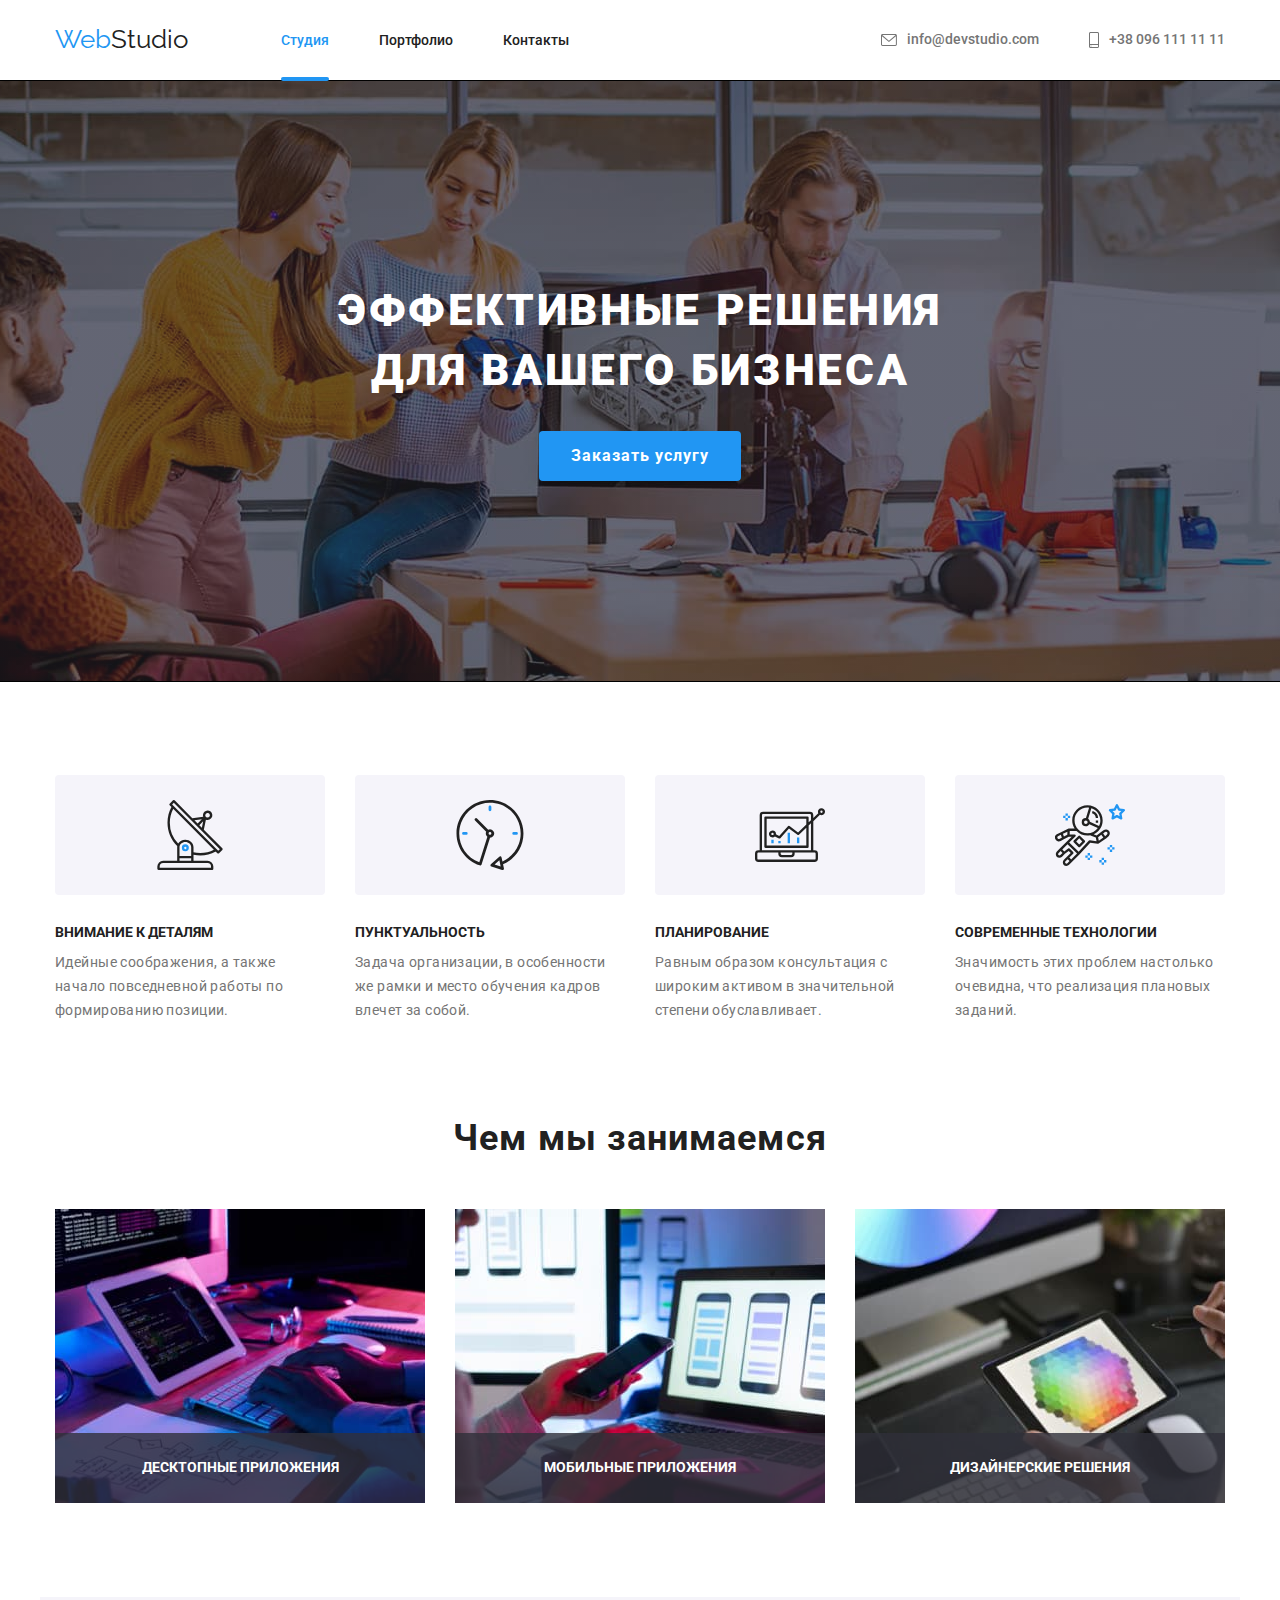
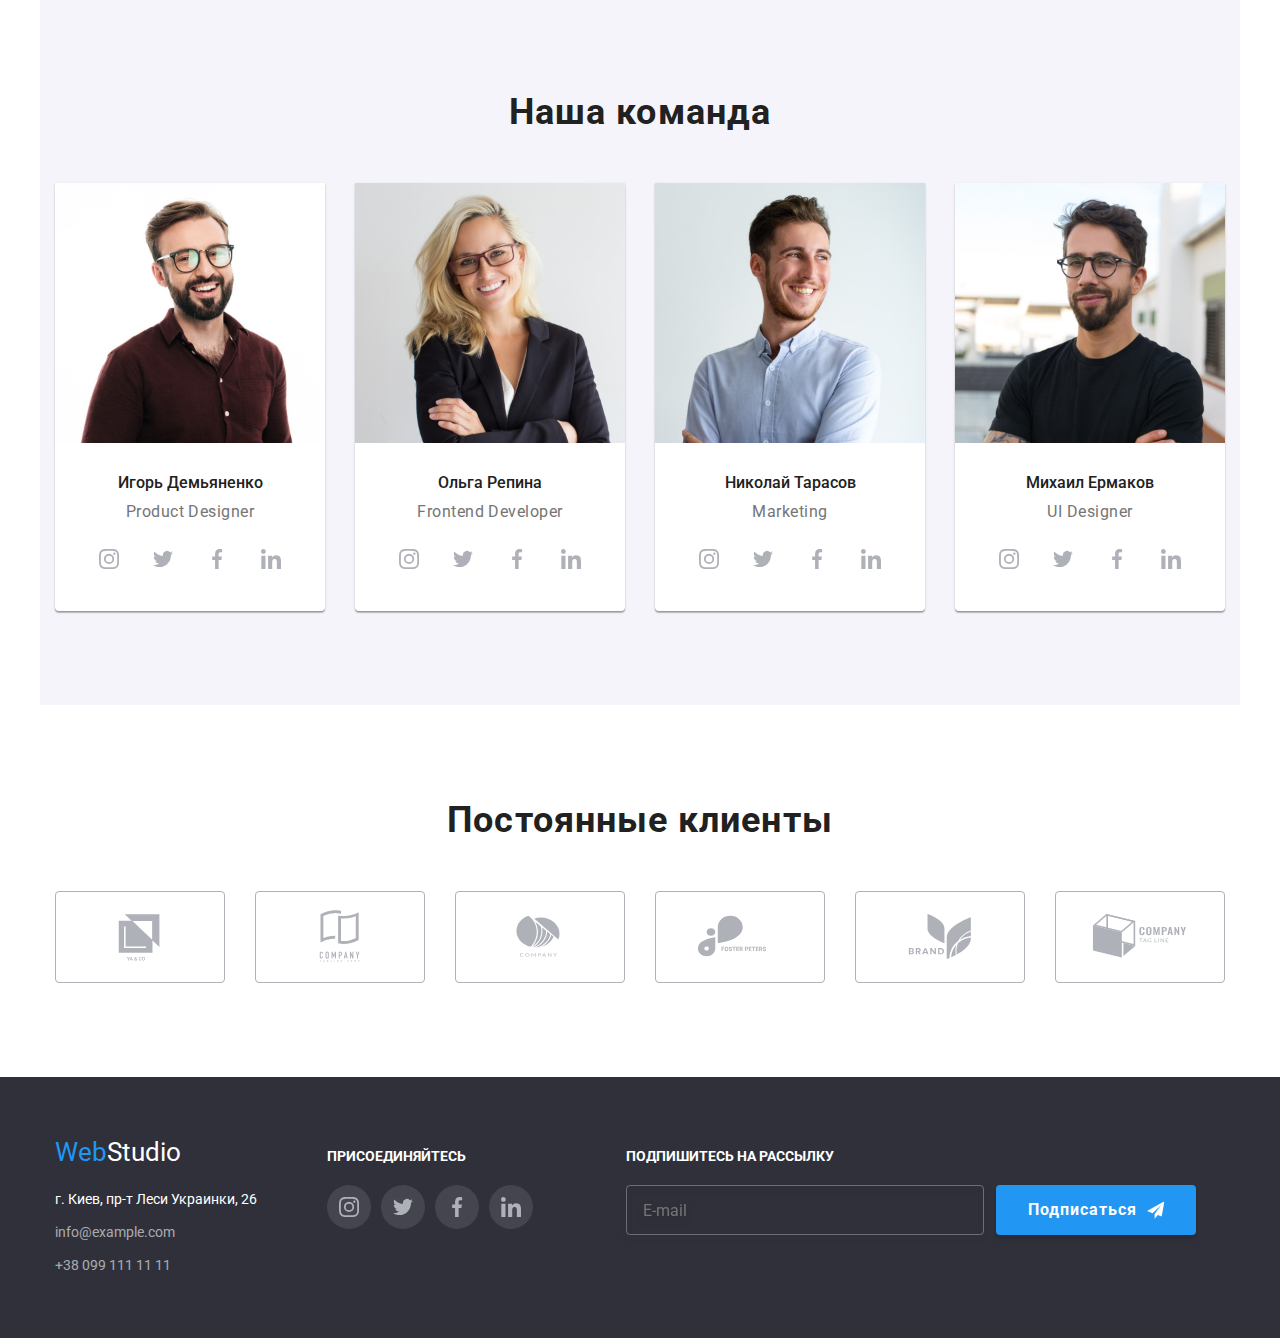
<file: index.html>
<!DOCTYPE html>
<html lang="en">
<head>
    <meta charset="UTF-8">
    <meta http-equiv="X-UA-Compatible" content="IE=edge">
    <meta name="viewport" content="width=device-width, initial-scale=1.0">
    <title>Студия.ДЗ7</title>
    <link rel="preconnect" href="https://fonts.googleapis.com">
    <link rel="preconnect" href="https://fonts.gstatic.com" crossorigin>
    <link href="https://fonts.googleapis.com/css2?family=Raleway:wght@700&family=Roboto:wght@400;500;700;900&display=swap"
    rel="stylesheet">
    <link rel="stylesheet" href="https://cdnjs.cloudflare.com/ajax/libs/modern-normalize/1.1.0/modern-normalize.min.css">
    <link rel="stylesheet" href="./css/main.min.css">
</head>
<body class="page">
    <header class="page-header container">
        <nav class="nav__container">
            <a href="./index.html" class="nav__logo"><span class="nav__logoweb">Web</span><span class="nav__logostudio">Studio</span></a>
            <ul class="site-nav list">
                <li class="site-nav__item">
                    <a href="" class="site-nav__link site-nav__link--current">Студия</a>
                </li>
                <li class="site-nav__item">
                    <a href="./portfolio.html" class="site-nav__link">Портфолио</a>
                </li>
                <li class="site-nav__item">
                    <a href="" class="site-nav__link">Контакты</a>
                </li>
            </ul>
        </nav>
        <div class="auth__container">
            <ul class="auth-nav list">
                <li class="auth-nav__item">
                    <a href="mailto:info@devstudio.com" class="auth-nav__link">
                        <svg class="auth-nav__envelope">
                        <use href="./images/sprite.svg#icon-envelopehover"></use>
                    </svg>info@devstudio.com</a></li>
                <li class="auth-nav__item">
                    <a href="tel:+380961111111" class="auth-nav__link">
                        <svg class="auth-nav__smartphone">
                        <use href="./images/sprite.svg#icon-smartphone"></use>
                    </svg>+38 096 111 11 11</a></li>
            </ul>
        </div>
    </header>
        <main>
        <section class="page-hero overlay">
            <h1 class="page-hero__title">Эффективные решения<br> для вашего бизнеса</h1>
            <button type="button" class="page-hero__button" data-modal-open>Заказать услугу</button>
            <div class="backdrop is-hidden" data-modal>
                <div class="modal">
                    <button data-modal-close class="modal__button-data">
                        <svg class="modal__button-close">
                            <use href="./images/icon-close.svg#icon-icon-close"></use>
                        </svg>
                    </button>
                    <form class="form">
                        <p class="form__title">Оставьте свои данные, мы вам перезвоним</p>
                        <div class="inputs">
                            <label for="name" class="inputs__name">Имя</label>
                            <div class="inputs__form">
                                <input type="text" name="name" id="name" class="inputs__text">
                                    <svg class="inputs__icon">
                                        <use href="./images/sprite.svg#icon-modal-person"></use>
                                    </svg>
                            </div>
                        </div>
                        <div class="inputs">
                            <label for="tel" class="inputs__name">Телефон</label>
                            <div class="inputs__form">
                                <input type="tel" name="phone_number" id="tel" class="inputs__text">
                                    <svg class="inputs__icon">
                                        <use href="./images/sprite.svg#icon-modal-phone"></use>
                                    </svg>
                            </div>
                        </div>
                        <div class="inputs">
                            <label for="email" class="inputs__name">Почта</label>
                            <div class="inputs__form">
                                <input type="email" name="email" id="email" class="inputs__text">
                                    <svg class="inputs__icon">
                                        <use href="./images/sprite.svg#icon-modal-email"></use>
                                    </svg>
                            </div>
                        </div>
                        <div class="inputs inputs__comment">
                            <label for="comment" class="inputs__name">Комментарий</label>
                            <div class="inputs__form">
                                <textarea name="comment" id="comment" rows="8" placeholder="Введите текст" class="inputs__placeholder"></textarea>
                            </div>
                        </div>
                        <div class="modal__agreement">
                            <label class="modal__field">
                                <input class="modal__checkbox" type="checkbox" name="topic" value="html" />
                                <span class="modal__icon"></span>
                                <span class="modal__label">Соглашаюсь с рассылкой и принимаю</span><a href="/"><span class="modal__link">Условия договора</span></a>
                            </label>
                        </div>
                        <button type="submit" class="page-hero__button page-hero__button-modal">Отправить</button>
                    </form>
                </div>
            </div>
        </section>
        <section class="benefits">
            <div class="benefits__container">
                <h2 class="visually-hidden">Преимущества</h2>
                <ul class="benefits__list">
                    <li class="benefits__item">
                        <div class="benefits__meta">
                            <svg class="benefits__icon">
                                <use href="./images/sprite.svg#icon-antenna"></use>
                            </svg>
                        </div>
                        <h3 class="benefits__title">ВНИМАНИЕ К ДЕТАЛЯМ</h3>
                        <p class="benefits__text">Идейные соображения, а также начало повседневной работы по формированию позиции.</p>
                    </li>
                    <li class="benefits__item">
                        <div class="benefits__meta">
                            <svg class="benefits__icon">
                                <use href="./images/sprite.svg#icon-clock"></use>
                            </svg>
                        </div>
                        <h3 class="benefits__title">ПУНКТУАЛЬНОСТЬ</h3>
                        <p class="benefits__text">Задача организации, в особенности же рамки и место обучения кадров влечет за собой.</p>
                    </li>
                    <li class="benefits__item">
                        <div class="benefits__meta">
                            <svg class="benefits__icon">
                                <use href="./images/sprite.svg#icon-diagram"></use>
                            </svg>
                        </div>
                        <h3 class="benefits__title">ПЛАНИРОВАНИЕ</h3>
                        <p class="benefits__text">Равным образом консультация с широким активом в значительной степени обуславливает.</p>
                    </li>
                    <li class="benefits__item">
                        <div class="benefits__meta">
                            <svg class="benefits__icon">
                                <use href="./images/sprite.svg#icon-astronaut"></use>
                            </svg>
                        </div>
                        <h3 class="benefits__title">СОВРЕМЕННЫЕ ТЕХНОЛОГИИ</h3>
                        <p class="benefits__text">Значимость этих проблем настолько очевидна, что реализация плановых заданий.</p>
                    </li>
                </ul>
            </div>
        </section>
        <section class="section">
            <div class="product__section">
                <h2 class="product__title">Чем мы занимаемся</h2>
                <ul class="product__list">
                    <li class="product__item">
                        <div class="product__image">
                            <img src="./images/img1.jpg" alt="Мужчина пишет код" width="370">
                            <div class="product__meta">
                                <p class="product__name">ДЕСКТОПНЫЕ ПРИЛОЖЕНИЯ</p>
                            </div>
                        </div>
                    </li>
                    <li class="product__item">
                        <div class="product__image">
                            <img src="./images/img2.jpg" alt="На ноутбуке программируется программа для телефонов" width="370">
                            <div class="product__meta">
                                <p class="product__name">МОБИЛЬНЫЕ ПРИЛОЖЕНИЯ</p>
                            </div>
                        </div>
                    </li>
                    <li class="product__item">
                        <div class="product__image">
                            <img src="./images/img3.jpg" alt="Дизайнер подбирает цветовую палитру" width="370">
                            <div class="product__meta">
                                <p class="product__name">ДИЗАЙНЕРСКИЕ РЕШЕНИЯ</p>
                            </div>
                        </div>
                    </li>                        
                </ul>
            </div>
        </section>
        <section class="team container">
            <h2 class="product__title">Наша команда</h2>
            <ul class="team__list">
                <li class="team__item">
                    <img src="./images/ihor-demyanenko.jpg" alt="ihor-demyanenko" width="270">
                    <div class="team__info">
                        <div class="team__name"><h3 class="team__name-title">Игорь Демьяненко</h3></div>
                        <div class="team__profession"><p class="team__position">Product Designer</p></div>
                        <ul class="socials__list">
                            <li class="socials__item">
                                <a href="#" class="socials__link">
                                    <svg class="socials__icon">
                                        <use href="./images/sprite.svg#icon-instagram"></use>
                                    </svg>
                                </a>
                            </li>
                            <li class="socials__item">
                                <a href="#" class="socials__link">
                                    <svg class="socials__icon">
                                        <use href="./images/sprite.svg#icon-twitter"></use>
                                    </svg>
                                </a>
                            </li>
                            <li class="socials__item">
                                <a href="#" class="socials__link">
                                    <svg class="socials__icon">
                                        <use href="./images/sprite.svg#icon-facebook"></use>
                                    </svg>
                                </a>
                            </li>
                            <li class="socials__item">
                                <a href="#" class="socials__link">
                                    <svg class="socials__icon">
                                        <use href="./images/sprite.svg#icon-linkedin"></use>
                                    </svg>
                                </a>
                            </li>
                        </ul>
                    </div>
                </li>
                <li class="team__item">
                    <img src="./images/olha-repina.jpg" alt="olha-repina" width="270">
                    <div class="team__info">
                        <div class="team__name"><h3 class="team__name-title">Ольга Репина</h3></div>
                        <div class="team__profession"><p class="team__position">Frontend Developer</p></div>
                        <ul class="socials__list">
                            <li class="socials__item">
                                <a href="#" class="socials__link">
                                    <svg class="socials__icon">
                                        <use href="./images/sprite.svg#icon-instagram"></use>
                                    </svg>
                                </a>
                            </li>
                            <li class="socials__item">
                                <a href="#" class="socials__link">
                                    <svg class="socials__icon">
                                        <use href="./images/sprite.svg#icon-twitter"></use>
                                    </svg>
                                </a>
                            </li>
                            <li class="socials__item">
                                <a href="#" class="socials__link">
                                    <svg class="socials__icon">
                                        <use href="./images/sprite.svg#icon-facebook"></use>
                                    </svg>
                                </a>
                            </li>
                            <li class="socials__item">
                                <a href="#" class="socials__link">
                                    <svg class="socials__icon">
                                        <use href="./images/sprite.svg#icon-linkedin"></use>
                                    </svg>
                                </a>
                            </li>
                        </ul>
                    </div>
                </li>
                <li class="team__item">
                    <img src="./images/nikolay-tarasov.jpg" alt="nikolay-tarasov" width="270">
                    <div class="team__info">
                        <div class="team__name"><h3 class="team__name-title">Николай Тарасов</h3></div>
                        <div class="team__profession"><p class="team__position">Marketing</p></div>
                        <ul class="socials__list">
                            <li class="socials__item">
                                <a href="#" class="socials__link">
                                    <svg class="socials__icon">
                                        <use href="./images/sprite.svg#icon-instagram"></use>
                                    </svg>
                                </a>
                            </li>
                            <li class="socials__item">
                                <a href="#" class="socials__link">
                                    <svg class="socials__icon">
                                        <use href="./images/sprite.svg#icon-twitter"></use>
                                    </svg>
                                </a>
                            </li>
                            <li class="socials__item">
                                <a href="#" class="socials__link">
                                    <svg class="socials__icon">
                                        <use href="./images/sprite.svg#icon-facebook"></use>
                                    </svg>
                                </a>
                            </li>
                            <li class="socials__item">
                                <a href="#" class="socials__link">
                                    <svg class="socials__icon">
                                        <use href="./images/sprite.svg#icon-linkedin"></use>
                                    </svg>
                                </a>
                            </li>
                        </ul>
                    </div>
                </li>
                <li class="team__item">
                    <img src="./images/mihail-ermakov.jpg" alt="mihail-ermakov" width="270">
                    <div class="team__info">
                        <div class="team__name"><h3 class="team__name-title">Михаил Ермаков</h3></div>
                        <div class="team__profession"><p class="team__position">UI Designer</p></div>
                        <ul class="socials__list">
                            <li class="socials__item">
                                <a href="#" class="socials__link">
                                    <svg class="socials__icon">
                                        <use href="./images/sprite.svg#icon-instagram"></use>
                                    </svg>
                                </a>
                            </li>
                            <li class="socials__item">
                                <a href="#" class="socials__link">
                                    <svg class="socials__icon">
                                        <use href="./images/sprite.svg#icon-twitter"></use>
                                    </svg>
                                </a>
                            </li>
                            <li class="socials__item">
                                <a href="#" class="socials__link">
                                    <svg class="socials__icon">
                                        <use href="./images/sprite.svg#icon-facebook"></use>
                                    </svg>
                                </a>
                            </li>
                            <li class="socials__item">
                                <a href="#" class="socials__link">
                                    <svg class="socials__icon">
                                        <use href="./images/sprite.svg#icon-linkedin"></use>
                                    </svg>
                                </a>
                            </li>
                        </ul>
                    </div>
                </li>
            </ul>
        </section>
        <section class="clients container">
            <div class="clients__meta">
                <h2 class="clients__title">Постоянные клиенты</h2>
                <ul class="clients__list">
                    <li class="clients__item">
                        <a href="/" class="clients__link">
                            <svg class="clients__logo">
                                <use href="./images/sprite.svg#icon-Logo1"></use>
                            </svg>
                        </a>
                    </li>
                    <li class="clients__item">
                        <a href="/" class="clients__link">
                            <svg class="clients__logo">
                                <use href="./images/sprite.svg#icon-Logo2"></use>
                            </svg>
                        </a>
                    </li>
                    <li class="clients__item">
                        <a href="/" class="clients__link">
                            <svg class="clients__logo">
                                <use href="./images/sprite.svg#icon-Logo3"></use>
                            </svg>
                        </a>
                    </li>
                    <li class="clients__item">
                        <a href="/" class="clients__link">
                            <svg class="clients__logo">
                                <use href="./images/sprite.svg#icon-Logo4"></use>
                            </svg>
                        </a>
                    </li>
                    <li class="clients__item">
                        <a href="/" class="clients__link">
                            <svg class="clients__logo">
                                <use href="./images/sprite.svg#icon-Logo5"></use>
                            </svg>
                        </a>
                    </li>
                    <li class="clients__item">
                        <a href="/" class="clients__link">
                            <svg class="clients__logo">
                                <use href="./images/sprite.svg#icon-Logo6"></use>
                            </svg>
                        </a>
                    </li>
                </ul>
            </div>
        </main>
    <footer class="page-footer">
        <div class="page-footer__meta container">
            <div>
            <a href="/" class="page-footer__logo"><span class="page-footer__logoweb">Web</span><span class="page-footer__logostudio">Studio</span></a>
            <address class="page-footer__address">
                <ul class="address__list">
                    <li class="address__element"><a href="#" class="address__map">г. Киев, пр-т Леси Украинки, 26</a></li>
                    <li class="address__element"><a href="mailto:info@example.com" class="address__email">info@example.com</a></li>
                    <li class="address__element"><a href="tel:+380991111111" class="address__tel">+38 099 111 11 11</a></li>
                </ul>
            </address>
            </div>
            <div class="page-footer__socials">
                <h3 class="page-footer__title">ПРИСОЕДИНЯЙТЕСЬ</h3>
                <ul class="socials__list">
                    <li class="socials__item socials__item--footer">
                        <a href="#" class="socials__link socials__link--footer">
                            <svg class="socials__icon">
                                <use href="./images/sprite.svg#icon-instagram"></use>
                            </svg>
                        </a>
                    </li>
                    <li class="socials__item socials__item--footer">
                        <a href="#" class="socials__link socials__link--footer">
                            <svg class="socials__icon">
                                <use href="./images/sprite.svg#icon-twitter"></use>
                            </svg>
                        </a>
                    </li>
                    <li class="socials__item socials__item--footer">
                        <a href="#" class="socials__link socials__link--footer">
                            <svg class="socials__icon">
                                <use href="./images/sprite.svg#icon-facebook"></use>
                            </svg>
                        </a>
                    </li>
                    <li class="socials__item socials__item--footer">
                        <a href="#" class="socials__link socials__link--footer">
                            <svg class="socials__icon">
                                <use href="./images/sprite.svg#icon-linkedin"></use>
                            </svg>
                        </a>
                    </li>
                </ul>
            </div>
            <div class="page-footer__subscribe">
                <h3 class="page-footer__title">Подпишитесь на рассылку</h3>
                <div class="subscribe__meta">
                    <form class="subscribe__form">
                        <input type="text" name="email" id="email" class="subscribe__input" placeholder="E-mail">
                    </form>
                    <button type="submit" class="subscribe__button">Подписаться
                        <svg class="subscribe__icon">
                            <use href="./images/sprite.svg#icon-send"></use>
                        </svg>
                    </button>
                </div>
            </div>
        </div>
    </footer>
    <script src="./js/modal.js"></script>
</body>
</html>
</file>
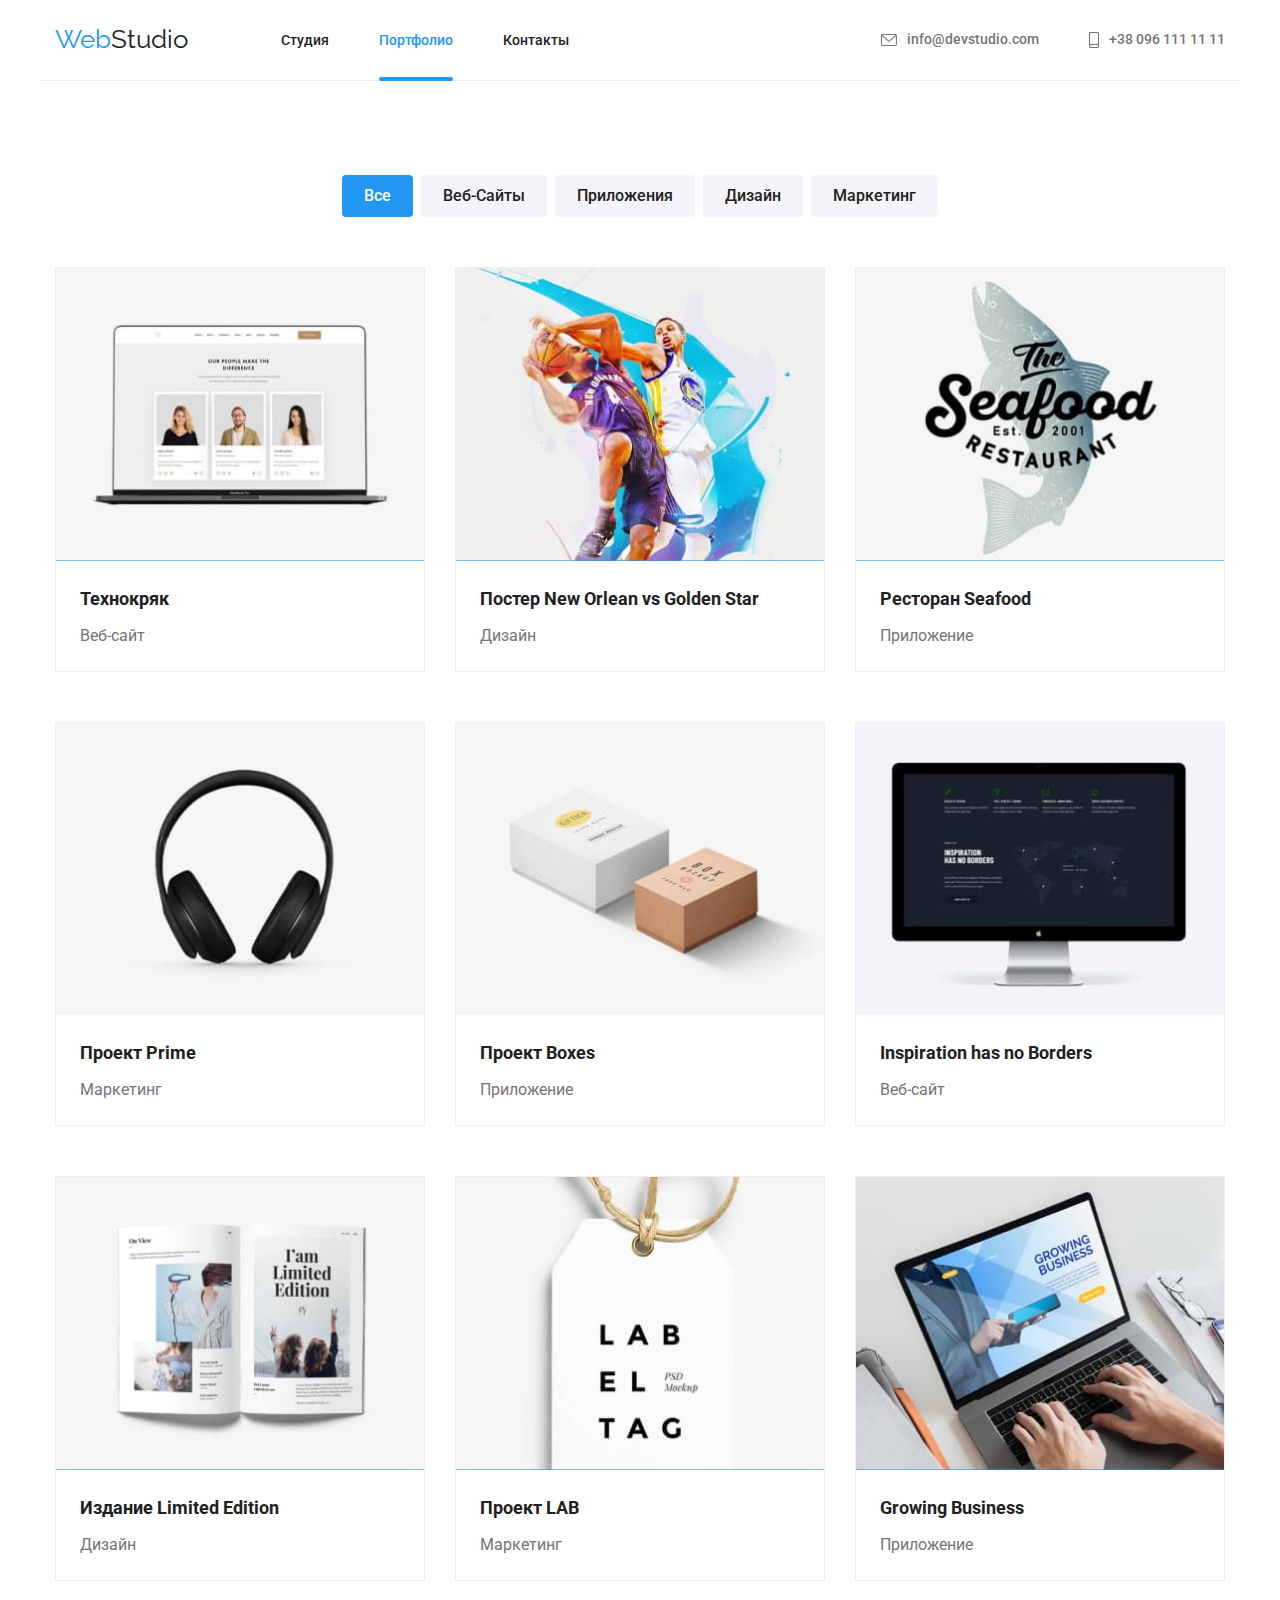
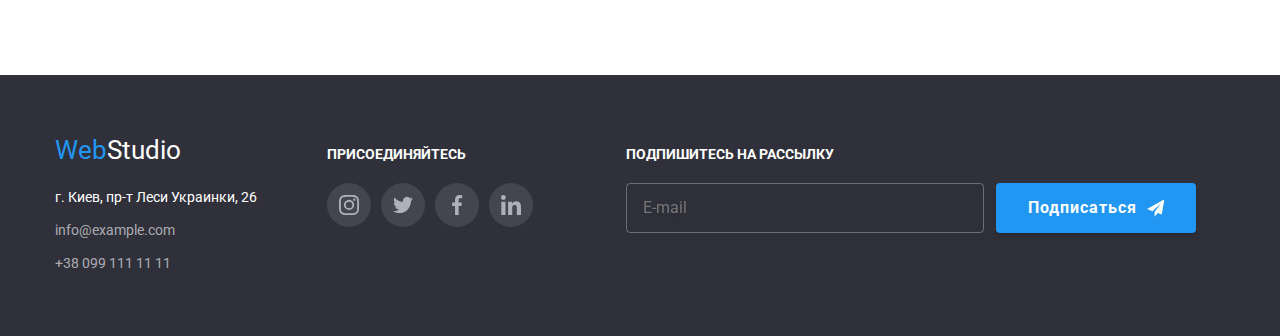
<file: portfolio.html>
<!DOCTYPE html>
<html lang="en">
<head>
    <meta charset="UTF-8">
    <meta http-equiv="X-UA-Compatible" content="IE=edge">
    <meta name="viewport" content="width=device-width, initial-scale=1.0">
    <title>Портфолио</title>
    <link rel="preconnect" href="https://fonts.googleapis.com">
    <link rel="preconnect" href="https://fonts.gstatic.com" crossorigin>
    <link href="https://fonts.googleapis.com/css2?family=Raleway:wght@700&family=Roboto:wght@400;500;700;900&display=swap"
        rel="stylesheet">
    <link rel="stylesheet" href="https://cdnjs.cloudflare.com/ajax/libs/modern-normalize/1.1.0/modern-normalize.min.css">
    <link rel="stylesheet" href="./css/main.min.css">
</head>
<body class="page">
    <header class="page-header container">
        <nav class="nav__container">
            <a href="./index.html" class="nav__logo">
                <span class="nav__logoweb">Web</span><span class="nav__logostudio">Studio</span></a>
            <ul class="site-nav list">
                <li class="site-nav__item"><a href="./index.html" class="site-nav__link">Студия</a></li>
                <li class="site-nav__item"><a href="" class="site-nav__link site-nav__link--current">Портфолио</a></li>
                <li class="site-nav__item"><a href="" class="site-nav__link">Контакты</a></li>
            </ul>
        </nav>
        <div class="auth__container">
            <ul class="auth-nav list">
                <li class="auth-nav__item">
                    <a href="mailto:info@devstudio.com" class="auth-nav__link">
                        <svg class="auth-nav__envelope">
                            <use href="./images/sprite.svg#icon-envelopehover"></use>
                        </svg>info@devstudio.com</a>
                </li>
                <li class="auth-nav__item">
                    <a href="tel:+380961111111" class="auth-nav__link">
                        <svg class="auth-nav__smartphone">
                            <use href="./images/sprite.svg#icon-smartphone"></use>
                        </svg>+38 096 111 11 11</a>
                </li>
            </ul>
        </div>
    </header>
    <main>
        <section class="portfolio container">
            <h1 class="visually-hidden">Portfolio</h1>
            <ul class="filter">
                <li class="filter__item"><button type="button" class="filter__buttons filter__buttons--active">Все</button></li>
                <li class="filter__item"><button type="button" class="filter__buttons">Веб-Сайты</button></li>
                <li class="filter__item"><button type="button" class="filter__buttons">Приложения</button></li>
                <li class="filter__item"><button type="button" class="filter__buttons">Дизайн</button></li>
                <li class="filter__item"><button type="button" class="filter__buttons">Маркетинг</button></li>
            </ul>
            <ul class="card-set__list">
                <li class="card-set__item">
                    <a href="" class="card-set__link">
                        <div class="card-set__image">
                            <img src="./images/img21.jpg" alt="Ноутбук на котором открыт сайт" width="370" height="294">
                            <p class="card-set__text">Технокряк это современная площадка распространения коронавируса. Компании используют эту
                                платформу для цифрового
                                шпионажа и атак на защищённые сервера конкурентов.</p>
                        </div>
                        <div class="card-set__info">
                            <div class="info__meta">
                                <h3 class="info__name">Технокряк</h3>
                            </div>
                            <div class="info__type">
                                <p class="info__text">Веб-сайт</p>
                            </div>
                        </div>
                    </a>
                </li>
                <li class="card-set__item">
                    <a href="" class="card-set__link">
                        <div class="card-set__image">
                            <img src="./images/img22.jpg" alt="Баскетболисты" width="370" height="294"> 
                            <p class="card-set__text">Технокряк это современная площадка распространения коронавируса. Компании используют эту
                                платформу для цифрового
                                шпионажа и атак на защищённые сервера конкурентов.</p>
                        </div>
                        <div class="card-set__info">
                            <div class="info__meta">
                                <h3 class="info__name">Постер New Orlean vs Golden Star</h3>
                            </div>
                            <div class="info__type">
                                <p class="info__text">Дизайн</p>
                            </div>
                        </div>
                    </a>
                </li>
                <li class="card-set__item">
                    <a href="" class="card-set__link">
                        <div class="card-set__image">
                            <img src="./images/img23.jpg" alt="Эмблема ресторана" width="370" height="294">
                            <p class="card-set__text">Технокряк это современная площадка распространения коронавируса. Компании используют эту
                                платформу для цифрового
                                шпионажа и атак на защищённые сервера конкурентов.</p>
                        </div>
                        <div class="card-set__info">
                            <div class="info__meta">
                                <h3 class="info__name">Ресторан Seafood</h3>
                            </div>
                            <div class="info__type">
                                <p class="info__text">Приложение</p>
                            </div>
                        </div>
                    </a>
                </li>
                <li class="card-set__item">
                    <a href="" class="card-set__link">
                        <div class="card-set__image">
                            <img src="./images/img24.jpg" alt="Наушники" width="370" height="294">
                            <p class="card-set__text">Технокряк это современная площадка распространения коронавируса. Компании используют эту
                                платформу для цифрового
                                шпионажа и атак на защищённые сервера конкурентов.</p>
                        </div>
                        <div class="card-set__info">
                            <div class="info__meta">
                                <h3 class="info__name">Проект Prime</h3>
                            </div>
                            <div class="info__type">
                                <p class="info__text">Маркетинг</p>
                            </div>
                        </div>
                    </a>
                </li>
                <li class="card-set__item">
                    <a href="" class="card-set__link">
                        <div class="card-set__image">
                        <img src="./images/img25.jpg" alt="Коробки" width="370" height="294">
                            <p class="card-set__text">Технокряк это современная площадка распространения коронавируса. Компании используют эту
                                платформу для цифрового
                                шпионажа и атак на защищённые сервера конкурентов.</p>
                        </div>
                        <div class="card-set__info">
                            <div class="info__meta">
                                <h3 class="info__name">Проект Boxes</h3>
                            </div>
                            <div class="info__type">
                                <p class="info__text">Приложение</p>
                            </div>
                        </div>
                    </a>
                </li>
                <li class="card-set__item">
                    <a href="" class="card-set__link">
                        <div class="card-set__image">
                        <img src="./images/img26.jpg" alt="Монитор" width="370" height="294">
                            <p class="card-set__text">Технокряк это современная площадка распространения коронавируса. Компании используют эту
                                платформу для цифрового
                                шпионажа и атак на защищённые сервера конкурентов.</p>
                        </div>
                        <div class="card-set__info">
                            <div class="info__meta">
                                <h3 class="info__name">Inspiration has no Borders</h3>
                            </div>
                            <div class="info__type">
                                <p class="info__text">Веб-сайт</p>
                            </div>
                        </div>
                    </a>
                </li>
                <li class="card-set__item">
                    <a href="" class="card-set__link">
                        <div class="card-set__image">
                        <img src="./images/img27.jpg" alt="Разворот журнала" width="370" height="294">
                            <p class="card-set__text">Технокряк это современная площадка распространения коронавируса. Компании используют эту
                                платформу для цифрового
                                шпионажа и атак на защищённые сервера конкурентов.</p>
                        </div>
                        <div class="card-set__info">
                            <div class="info__meta">
                                <h3 class="info__name">Издание Limited Edition</h3>
                            </div>
                            <div class="info__type">
                                <p class="info__text">Дизайн</p>
                            </div>
                        </div>
                    </a>
                </li>
                <li class="card-set__item">
                    <a href="" class="card-set__link">
                        <div class="card-set__image">
                        <img src="./images/img28.jpg" alt="Бирка" width="370" height="294">
                            <p class="card-set__text">Технокряк это современная площадка распространения коронавируса. Компании используют эту
                                платформу для цифрового
                                шпионажа и атак на защищённые сервера конкурентов.</p>
                        </div>
                        <div class="card-set__info">
                            <div class="info__meta">
                                <h3 class="info__name">Проект LAB</h3>
                            </div>
                            <div class="info__type">
                                <p class="info__text">Маркетинг</p>
                            </div>
                        </div>
                    </a>
                </li>
                <li class="card-set__item">
                    <a href="" class="card-set__link">
                        <div class="card-set__image">
                            <img src="./images/img29.jpg" alt="Бирка" width="370" height="294">
                            <p class="card-set__text">Технокряк это современная площадка распространения коронавируса. Компании используют эту
                                платформу для цифрового
                                шпионажа и атак на защищённые сервера конкурентов.</p>
                        </div>
                        <div class="card-set__info">
                            <div class="info__meta">
                                <h3 class="info__name">Growing Business</h3>
                            </div>
                            <div class="info__type">
                                <p class="info__text">Приложение</p>
                            </div>
                        </div>
                    </a>
                </li>
            </ul>
        </section>
    </main>
    <footer class="page-footer">
        <div class="page-footer__meta container">
            <div>
                <a href="/" class="page-footer__logo"><span class="page-footer__logoweb">Web</span><span class="page-footer__logostudio">Studio</span></a>
                <address class="page-footer__address">
                    <ul class="address__list">
                        <li class="address__element"><a href="#" class="address__map">г. Киев, пр-т Леси Украинки, 26</a></li>
                        <li class="address__element"><a href="mailto:info@example.com" class="address__email">info@example.com</a></li>
                        <li class="address__element"><a href="tel:+380991111111" class="address__tel">+38 099 111 11 11</a></li>
                    </ul>
                </address>
            </div>
            <div class="page-footer__socials">
                <h3 class="page-footer__title">ПРИСОЕДИНЯЙТЕСЬ</h3>
                <ul class="socials__list">
                    <li class="socials__item socials__item--footer">
                        <a href="#" class="socials__link socials__link--footer">
                            <svg class="socials__icon">
                                <use href="./images/sprite.svg#icon-instagram"></use>
                            </svg>
                        </a>
                    </li>
                    <li class="socials__item socials__item--footer">
                        <a href="#" class="socials__link socials__link--footer">
                            <svg class="socials__icon">
                                <use href="./images/sprite.svg#icon-twitter"></use>
                            </svg>
                        </a>
                    </li>
                    <li class="socials__item socials__item--footer">
                        <a href="#" class="socials__link socials__link--footer">
                            <svg class="socials__icon">
                                <use href="./images/sprite.svg#icon-facebook"></use>
                            </svg>
                        </a>
                    </li>
                    <li class="socials__item socials__item--footer">
                        <a href="#" class="socials__link socials__link--footer">
                            <svg class="socials__icon">
                                <use href="./images/sprite.svg#icon-linkedin"></use>
                            </svg>
                        </a>
                    </li>
                </ul>
            </div>
            <div class="page-footer__subscribe">
                <h3 class="page-footer__title">Подпишитесь на рассылку</h3>
                <div class="subscribe__meta">
                    <form class="subscribe__form">
                        <input type="text" name="email" id="email" class="subscribe__input" placeholder="E-mail">
                    </form>
                    <button type="submit" class="subscribe__button">Подписаться
                        <svg class="subscribe__icon">
                            <use href="./images/sprite.svg#icon-send"></use>
                        </svg>
                    </button>
                </div>
            </div>
        </div>
    </footer>
</body>
</html>
</file>
<file: css/main.min.css>
/*! modern-normalize v1.1.0 | MIT License | https://github.com/sindresorhus/modern-normalize */*,::before,::after{-webkit-box-sizing:border-box;box-sizing:border-box}html{line-height:1.15;-webkit-text-size-adjust:100%;-moz-tab-size:4;-o-tab-size:4;tab-size:4}body{margin:0;font-family:system-ui,-apple-system,"Segoe UI",Roboto,Helvetica,Arial,sans-serif,"Apple Color Emoji","Segoe UI Emoji"}hr{height:0;color:inherit}abbr[title]{-webkit-text-decoration:underline dotted;text-decoration:underline dotted}b,strong{font-weight:bolder}code,kbd,samp,pre{font-family:ui-monospace, SFMono-Regular, Consolas, 'Liberation Mono', Menlo, monospace;font-size:1em}small{font-size:80%}sub,sup{font-size:75%;line-height:0;position:relative;vertical-align:baseline}sub{bottom:-0.25em}sup{top:-0.5em}table{text-indent:0;border-color:inherit}button,input,optgroup,select,textarea{font-family:inherit;font-size:100%;line-height:1.15;margin:0}button,select{text-transform:none}button,[type='button'],[type='reset'],[type='submit']{-webkit-appearance:button}::-moz-focus-inner{border-style:none;padding:0}:-moz-focusring{outline:1px dotted ButtonText}:-moz-ui-invalid{box-shadow:none}legend{padding:0}progress{vertical-align:baseline}::-webkit-inner-spin-button,::-webkit-outer-spin-button{height:auto}[type='search']{-webkit-appearance:textfield;outline-offset:-2px}::-webkit-search-decoration{-webkit-appearance:none}::-webkit-file-upload-button{-webkit-appearance:button;font:inherit}summary{display:list-item}html{-webkit-box-sizing:border-box;box-sizing:border-box}img{display:block;max-width:100%;height:auto}body{color:#757575;background-color:#fff;font-family:"Roboto",sans-serif}.container{width:1200px;padding-right:15px;padding-left:15px;margin-right:auto;margin-left:auto}a{display:block}*,*::before,*::after{-webkit-box-sizing:inherit;box-sizing:inherit}.list{list-style:none;padding:0;margin:0}.overlay{max-width:1600px;height:600px;margin-right:auto;margin-left:auto;background-image:-webkit-gradient(linear, left top, right top, from(rgba(47,48,58,0.4)), to(rgba(47,48,58,0.4))),url(../images/hero.jpg);background-image:linear-gradient(to right, rgba(47,48,58,0.4), rgba(47,48,58,0.4)),url(../images/hero.jpg);background-position:center;background-size:cover;outline:1px solid black}.visually-hidden{position:absolute;clip:rect(0 0 0 0);width:1px;height:1px;margin:-1px;margin-top:0}.page-header{background-color:#fff;border-bottom:1px solid #ececec;display:-webkit-box;display:-ms-flexbox;display:flex;-webkit-box-align:center;-ms-flex-align:center;align-items:center;-webkit-box-pack:justify;-ms-flex-pack:justify;justify-content:space-between}.nav__container{display:-webkit-box;display:-ms-flexbox;display:flex;-webkit-box-align:center;-ms-flex-align:center;align-items:center}.nav__logo{display:block;padding:24px 0 25px 0;text-decoration:none}.nav__logoweb{color:#2196f3;font-family:"Raleway",sans-serif;font-size:26px;line-height:1.19;text-decoration:none}.nav__logostudio{color:#212121;font-family:"Raleway",sans-serif;font-size:26px;line-height:1.19;text-decoration:none}.site-nav{display:-webkit-box;display:-ms-flexbox;display:flex;margin-left:93px}.site-nav__item{position:relative;bottom:-1px}.site-nav__item:not(:last-child){margin-right:50px}.site-nav__link{display:block;padding:32px 0;font-weight:500;font-size:14px;line-height:1.14;text-decoration:none;-webkit-transition:color 250ms cubic-bezier(0.4, 0, 0.2, 1);transition:color 250ms cubic-bezier(0.4, 0, 0.2, 1);color:#212121}.site-nav__link:hover,.site-nav__link:focus{color:#2196f3}.site-nav__link--current{color:#2196f3}.site-nav__link--current::after{content:'';position:absolute;display:block;width:100%;height:4px;background-color:#2196f3;border-radius:2px;bottom:0}.auth__container{display:-webkit-box;display:-ms-flexbox;display:flex}.auth-nav{display:-webkit-box;display:-ms-flexbox;display:flex}.auth-nav__item{display:-webkit-box;display:-ms-flexbox;display:flex;-webkit-box-pack:center;-ms-flex-pack:center;justify-content:center;-webkit-box-align:center;-ms-flex-align:center;align-items:center;cursor:pointer}.auth-nav__item:not(:first-child){margin-left:50px}.auth-nav__link{display:block;padding:32px 0;font-weight:500;font-size:14px;line-height:1.14;text-decoration:none;-webkit-transition:color 250ms cubic-bezier(0.4, 0, 0.2, 1);transition:color 250ms cubic-bezier(0.4, 0, 0.2, 1);color:#757575}.auth-nav__link:hover,.auth-nav__link:focus{color:#2196f3}.auth-nav__envelope{width:16px;height:12px;fill:currentColor;vertical-align:middle}.auth-nav__smartphone{width:10px;height:16px;fill:currentColor;vertical-align:middle}.auth-nav__envelope,.auth-nav__smartphone{margin-right:10px}.page-hero{background-color:#2f303a;text-align:center;padding-bottom:200px;padding-top:200px}.page-hero__title{color:#fff;font-weight:900;font-size:44px;line-height:1.36;text-align:center;letter-spacing:0.06em;text-transform:uppercase;margin:0;padding:0;padding-bottom:30px}.page-hero__button{color:#fff;background-color:#2196f3;font-weight:bold;font-size:16px;line-height:1.88;display:inline-block;-webkit-box-align:center;-ms-flex-align:center;align-items:center;letter-spacing:0.06em;border-radius:4px;padding:10px 32px;border:0;-webkit-box-shadow:0px 4px 4px rgba(0,0,0,0.15);box-shadow:0px 4px 4px rgba(0,0,0,0.15);cursor:pointer;height:50px}.modal__button-data{position:absolute;width:30px;height:30px;top:8px;right:8px;border-radius:50%;-webkit-box-align:center;-ms-flex-align:center;align-items:center;background-color:#fff;border:1px solid rgba(0,0,0,0.1);-webkit-box-sizing:border-box;box-sizing:border-box;cursor:pointer;-webkit-transition:fill 250ms cubic-bezier(0.4, 0, 0.2, 1),background 250ms cubic-bezier(0.4, 0, 0.2, 1);transition:fill 250ms cubic-bezier(0.4, 0, 0.2, 1),background 250ms cubic-bezier(0.4, 0, 0.2, 1)}.modal__button-data:hover,.modal__button-data:focus{fill:#ffffff;background:#2196f3}.modal__button-close{width:14px;height:14px;display:-webkit-box;display:-ms-flexbox;display:flex;-webkit-box-pack:center;-ms-flex-pack:center;justify-content:center;-webkit-box-align:center;-ms-flex-align:center;align-items:center}.page-hero__button-modal{margin-top:30px}.subscribe__button{color:#fff;background-color:#2196f3;font-weight:bold;font-size:16px;line-height:1.88;display:inline-block;-webkit-box-align:center;-ms-flex-align:center;align-items:center;letter-spacing:0.06em;border-radius:4px;padding:10px 32px;border:0;-webkit-box-shadow:0px 4px 4px rgba(0,0,0,0.15);box-shadow:0px 4px 4px rgba(0,0,0,0.15);cursor:pointer;height:50px}.backdrop{position:fixed;top:0;left:0;width:100%;height:100%;background-color:rgba(0,0,0,0.2);opacity:1;z-index:2;-webkit-transition:opacity 250ms cubic-bezier(0.4, 0, 0.2, 1);transition:opacity 250ms cubic-bezier(0.4, 0, 0.2, 1)}.backdrop.is-hidden{opacity:0;pointer-events:none;visibility:initial}.modal{position:absolute;top:50%;left:50%;-webkit-transform:translate(-50%, -50%);transform:translate(-50%, -50%);min-height:581px;min-width:528px;background:#fff;-webkit-box-shadow:0px 1px 3px rgba(0,0,0,0.12),0px 1px 1px rgba(0,0,0,0.14),0px 2px 1px rgba(0,0,0,0.2);box-shadow:0px 1px 3px rgba(0,0,0,0.12),0px 1px 1px rgba(0,0,0,0.14),0px 2px 1px rgba(0,0,0,0.2);border-radius:4px;padding:40px}.modal__field{display:-webkit-box;display:-ms-flexbox;display:flex;-webkit-box-align:center;-ms-flex-align:center;align-items:center}.modal__checkbox{position:absolute;width:1px;height:1px;margin:-1px;border:0;padding:0;clip:rect(0 0 0 0);overflow:hidden}.modal__icon{display:inline-block;width:15px;height:15px;margin-right:5px;border:2px solid #2a2a2a;border-radius:4px;-webkit-transition:-webkit-transform 250ms linear;transition:-webkit-transform 250ms linear;transition:transform 250ms linear;transition:transform 250ms linear, -webkit-transform 250ms linear}.modal__checkbox:checked+.modal__icon{-webkit-transform:scale(1.2);transform:scale(1.2);border-color:transparent;background-color:#2196f3;background-image:url("../images/full-check.svg");background-size:contain;background-origin:border-box}.modal__label{font-size:14px;line-height:1.7;-webkit-transition:-webkit-transform 250ms linear;transition:-webkit-transform 250ms linear;transition:transform 250ms linear;transition:transform 250ms linear, -webkit-transform 250ms linear}.modal__link{color:#2196f3;font-size:14px;line-height:1.7;margin-left:3px}.form__title{font-weight:bold;font-size:20px;line-height:1.15;text-align:center;letter-spacing:0.03em;color:#212121;margin:0;padding:0;margin-bottom:12px}.inputs{position:relative;text-align:left;margin:0;padding:0}.inputs:not(:last-child){margin-bottom:10px}.inputs__name{font-size:12px;line-height:1.17;letter-spacing:0.01em;display:-webkit-box;display:-ms-flexbox;display:flex;-webkit-box-orient:vertical;-webkit-box-direction:normal;-ms-flex-direction:column;flex-direction:column;color:#757575}.inputs__form{margin-top:4px;-webkit-transition:fill 250ms cubic-bezier(0.4, 0, 0.2, 1),border 250ms cubic-bezier(0.4, 0, 0.2, 1);transition:fill 250ms cubic-bezier(0.4, 0, 0.2, 1),border 250ms cubic-bezier(0.4, 0, 0.2, 1)}.inputs__text{position:relative;height:40px;width:100%;border:1px solid rgba(33,33,33,0.2);-webkit-box-sizing:border-box;box-sizing:border-box;border-radius:4px;padding:12px 16px;padding-left:42px}.inputs__form:focus-within>.inputs__icon{fill:#2196f3}.inputs__form:focus-within>.inputs__text{border:1px solid #2196f3;outline:none}.inputs__icon{fill:#212121;position:absolute;width:18px;height:18px;left:15px;top:29px;-webkit-transition:fill 250ms cubic-bezier(0.4, 0, 0.2, 1);transition:fill 250ms cubic-bezier(0.4, 0, 0.2, 1)}.inputs__placeholder{padding:12px 16px;font-size:12px;line-height:1.17;letter-spacing:0.01em;height:120px;width:448px}.inputs__form:focus-within>.inputs__placeholder{border:1px solid #2196f3;outline:none}.inputs textarea::-webkit-input-placeholder{color:rgba(117,117,117,0.5)}.inputs textarea:-ms-input-placeholder{color:rgba(117,117,117,0.5)}.inputs textarea::-ms-input-placeholder{color:rgba(117,117,117,0.5)}.inputs textarea::placeholder{color:rgba(117,117,117,0.5)}.benefits{margin:0;padding:94px 0}.benefits__container{width:1200px;margin-top:0;padding-right:15px;padding-left:15px;margin-right:auto;margin-left:auto}.benefits__list{list-style:none;display:-webkit-box;display:-ms-flexbox;display:flex;-webkit-box-pack:center;-ms-flex-pack:center;justify-content:center;margin:0;padding:0}.benefits__item{width:270px}.benefits__item:not(:last-child){margin-right:30px}.benefits__meta{width:270px;height:120px;background-color:#f5f4fa;margin-bottom:30px;border-radius:4px;padding:0;border:none;display:-webkit-box;display:-ms-flexbox;display:flex;-webkit-box-pack:center;-ms-flex-pack:center;justify-content:center;-webkit-box-align:center;-ms-flex-align:center;align-items:center}.benefits__icon{width:70px;height:70px}.benefits__title{color:#212121;font-weight:bold;font-size:14px;line-height:1.14;text-transform:uppercase;display:block;margin:0;padding:0}.benefits__text{font-size:14px;line-height:1.71;letter-spacing:0.03em;margin:0;padding:0;margin-top:10px}.product__section{width:1200px;padding-right:15px;padding-left:15px;margin-right:auto;margin-left:auto;display:block;padding-bottom:94px}.product__title{color:#212121;font-weight:bold;font-size:36px;line-height:1.17;text-align:center;letter-spacing:0.03em;margin:0;padding:0}.product__list{list-style:none;-webkit-box-pack:center;-ms-flex-pack:center;justify-content:center;margin:0;padding:0;display:-webkit-box;display:-ms-flexbox;display:flex;margin-top:50px}.product__item:not(:last-child){margin-right:30px}.product__image{position:relative;margin:0;padding:0;z-index:1}.product__meta{position:absolute;background-color:rgba(47,48,58,0.8);width:370px;height:70px;-webkit-box-align:center;-ms-flex-align:center;align-items:center;text-align:center;bottom:0;left:0;display:-webkit-box;display:-ms-flexbox;display:flex;-webkit-box-pack:center;-ms-flex-pack:center;justify-content:center}.product__name{color:#fff;font-weight:bold;font-size:14px;line-height:1.14;padding:0}.team{background-color:#f5f4fa;padding-bottom:94px;padding-top:94px}.team__list{list-style:none;display:-webkit-box;display:-ms-flexbox;display:flex;-webkit-box-pack:center;-ms-flex-pack:center;justify-content:center;padding:0;margin:0;padding-top:50px}.team__item{background-color:#fff;-webkit-box-shadow:0px 1px 3px rgba(0,0,0,0.12),0px 1px 1px rgba(0,0,0,0.14),0px 2px 1px rgba(0,0,0,0.2);box-shadow:0px 1px 3px rgba(0,0,0,0.12),0px 1px 1px rgba(0,0,0,0.14),0px 2px 1px rgba(0,0,0,0.2);border-radius:0px 0px 4px 4px}.team__item:not(:last-child){margin-right:30px}.team__name-title{color:#212121;font-weight:500;font-size:16px;line-height:1.19;margin:0;padding:0}.team__name{display:block;text-align:center;padding-bottom:10px}.team__info{padding:30px 0}.team__position{font-size:16px;line-height:1.19;letter-spacing:0.03em;color:#757575;background-color:#fff;text-align:center;margin:0}.team__profession{display:block;text-align:center}.socials__list{list-style:none;display:-webkit-box;display:-ms-flexbox;display:flex;-webkit-box-pack:center;-ms-flex-pack:center;justify-content:center;-webkit-box-align:center;-ms-flex-align:center;align-items:center;cursor:pointer;padding:0;margin:0;margin-top:16px}.socials__icon{width:20px;height:20px}.socials__item:not(:last-child){margin-right:10px}.socials__link{width:44px;height:44px;display:-webkit-box;display:-ms-flexbox;display:flex;-webkit-box-pack:center;-ms-flex-pack:center;justify-content:center;-webkit-box-align:center;-ms-flex-align:center;align-items:center;cursor:pointer;fill:#afb1b8;border-radius:50%;-webkit-transition:fill 250ms cubic-bezier(0.4, 0, 0.2, 1),background 250ms cubic-bezier(0.4, 0, 0.2, 1);transition:fill 250ms cubic-bezier(0.4, 0, 0.2, 1),background 250ms cubic-bezier(0.4, 0, 0.2, 1)}.socials__link:hover,.socials__link:focus{fill:#fff;background:#2196f3}.clients__list{list-style:none;display:-webkit-box;display:-ms-flexbox;display:flex;-webkit-box-pack:center;-ms-flex-pack:center;justify-content:center;margin:0;padding:0}.clients__title{color:#212121;font-weight:bold;font-size:36px;line-height:1.17;text-align:center;letter-spacing:0.03em;margin:0;padding:0}.clients{padding-bottom:94px;padding-top:94px}.clients__title{margin-bottom:50px}.clients__link{fill:#afb1b8;width:170px;height:92px;border:1px solid #afb1b8;-webkit-box-sizing:border-box;box-sizing:border-box;border-radius:4px;padding:0;display:-webkit-box;display:-ms-flexbox;display:flex;-webkit-box-pack:center;-ms-flex-pack:center;justify-content:center;-webkit-box-align:center;-ms-flex-align:center;align-items:center;cursor:pointer;-webkit-transition:fill 250ms cubic-bezier(0.4, 0, 0.2, 1),border 250ms cubic-bezier(0.4, 0, 0.2, 1);transition:fill 250ms cubic-bezier(0.4, 0, 0.2, 1),border 250ms cubic-bezier(0.4, 0, 0.2, 1)}.clients__link:hover{fill:#2196f3;border:1px solid #2196f3}.clients__logo{width:106px;height:60px}.clients__item:not(:last-child){margin-right:30px}.page-footer__logoweb{color:#2196f3;font-family:var(--logo-font);font-size:26px;line-height:1.19;text-decoration:none}.page-footer{background-color:#2f303a;padding:60px 0;text-decoration:none}.page-footer__logo{display:block;margin:0 0 20px 0;padding:0;text-decoration:none}.page-footer__logostudio{color:#fff;font-size:26px;text-decoration:none}.page-footer__meta{display:-webkit-box;display:-ms-flexbox;display:flex;-webkit-box-align:baseline;-ms-flex-align:baseline;align-items:baseline}.page-footer__title{color:#fff;font-weight:bold;font-size:14px;line-height:1.14;text-transform:uppercase;display:block;margin:0;padding:0;margin-bottom:20px}.socials__link--footer{background-color:rgba(255,255,255,0.1);-webkit-transition:fill 250ms cubic-bezier(0.4, 0, 0.2, 1),background 250ms cubic-bezier(0.4, 0, 0.2, 1);transition:fill 250ms cubic-bezier(0.4, 0, 0.2, 1),background 250ms cubic-bezier(0.4, 0, 0.2, 1)}.socials__link--footer:focus,.socials__link--footer:hover{fill:#fff;background:#2196f3}.socials__item--footer:not(:last-child){margin-right:10px}.page-footer__socials{list-style:none;cursor:pointer;padding:0;margin:0;margin-left:70px}.page-footer__subscribe{margin-left:93px}.subscribe__meta{display:-webkit-box;display:-ms-flexbox;display:flex}.subscribe__input{position:relative;width:358px;height:50px;border:1px solid rgba(255,255,255,0.3);-webkit-box-sizing:border-box;box-sizing:border-box;-webkit-filter:drop-shadow(0px 4px 4px rgba(0,0,0,0.15));filter:drop-shadow(0px 4px 4px rgba(0,0,0,0.15));border-radius:4px;background-color:var(--second-bg-color);margin-right:12px;padding:15px 16px;color:#fff}.subscribe__button{display:-webkit-box;display:-ms-flexbox;display:flex;width:200px}.subscribe__icon{width:24px;height:24px;margin-left:10px}.address__map{color:#fff;font-size:14px;line-height:1.71;text-decoration:none;font-style:normal;display:block}.address__email{font-size:14px;line-height:1.71;color:rgba(255,255,255,0.6);text-decoration:none;font-style:normal;display:block;-webkit-transition:color 250ms cubic-bezier(0.4, 0, 0.2, 1);transition:color 250ms cubic-bezier(0.4, 0, 0.2, 1)}.address__email:hover,.address__email:focus{color:#2196f3}.address__element:not(:last-child){margin-bottom:9px}.address__tel{font-size:14px;line-height:1.71;color:rgba(255,255,255,0.6);text-decoration:none;font-style:normal;display:block;margin:0;padding:0;-webkit-transition:color 250ms cubic-bezier(0.4, 0, 0.2, 1);transition:color 250ms cubic-bezier(0.4, 0, 0.2, 1)}.address__tel:hover,.address__tel:focus{color:#2196f3}.address__list{list-style:none;padding:0;margin:0}.portfolio{padding-bottom:94px;padding-top:94px}.card-set__list{list-style:none;display:-webkit-box;display:-ms-flexbox;display:flex;-ms-flex-wrap:wrap;flex-wrap:wrap;padding:0;margin:0;margin-left:-30px;margin-top:-50px}.card-set__image{position:relative;overflow:hidden}.card-set__image::before{background-color:rgba(33,150,243,0.9)}.card-set__image::before{display:inline-block;content:'';position:absolute;top:0;left:0;width:100%;height:100%;-webkit-transform:translateY(100%);transform:translateY(100%);-webkit-transition:-webkit-transform 250ms cubic-bezier(0.4, 0, 0.2, 1);transition:-webkit-transform 250ms cubic-bezier(0.4, 0, 0.2, 1);transition:transform 250ms cubic-bezier(0.4, 0, 0.2, 1);transition:transform 250ms cubic-bezier(0.4, 0, 0.2, 1), -webkit-transform 250ms cubic-bezier(0.4, 0, 0.2, 1)}.card-set__text{display:inline-block;content:'';position:absolute;top:0;left:0;width:100%;height:100%;-webkit-transform:translateY(100%);transform:translateY(100%);-webkit-transition:-webkit-transform 250ms cubic-bezier(0.4, 0, 0.2, 1);transition:-webkit-transform 250ms cubic-bezier(0.4, 0, 0.2, 1);transition:transform 250ms cubic-bezier(0.4, 0, 0.2, 1);transition:transform 250ms cubic-bezier(0.4, 0, 0.2, 1), -webkit-transform 250ms cubic-bezier(0.4, 0, 0.2, 1);padding:63px 24px;font-family:Roboto;font-style:normal;font-weight:normal;font-size:18px;line-height:1.56;letter-spacing:0.03em;color:#fff;opacity:0}.card-set__link{text-decoration:none;-webkit-transition:-webkit-box-shadow 250ms cubic-bezier(0.4, 0, 0.2, 1);transition:-webkit-box-shadow 250ms cubic-bezier(0.4, 0, 0.2, 1);transition:box-shadow 250ms cubic-bezier(0.4, 0, 0.2, 1);transition:box-shadow 250ms cubic-bezier(0.4, 0, 0.2, 1), -webkit-box-shadow 250ms cubic-bezier(0.4, 0, 0.2, 1)}.card-set__link:hover,.card-set__link:focus{-webkit-box-shadow:0px 1px 1px rgba(0,0,0,0.12),0px 4px 4px rgba(0,0,0,0.06),1px 4px 6px rgba(0,0,0,0.16);box-shadow:0px 1px 1px rgba(0,0,0,0.12),0px 4px 4px rgba(0,0,0,0.06),1px 4px 6px rgba(0,0,0,0.16)}.card-set__link:hover .card-set__image::before{-webkit-transform:translateY(0);transform:translateY(0)}.card-set__link:hover .card-set__image::before,.card-set__link:focus .card-set__image::before{opacity:1;-webkit-transform:translateY(0);transform:translateY(0);-webkit-transition:-webkit-transform 250ms cubic-bezier(0.4, 0, 0.2, 1);transition:-webkit-transform 250ms cubic-bezier(0.4, 0, 0.2, 1);transition:transform 250ms cubic-bezier(0.4, 0, 0.2, 1);transition:transform 250ms cubic-bezier(0.4, 0, 0.2, 1), -webkit-transform 250ms cubic-bezier(0.4, 0, 0.2, 1)}.card-set__item{width:370px;border:1px solid #eeeeee;-webkit-box-sizing:border-box;box-sizing:border-box;margin-left:30px;margin-top:50px;-ms-flex-preferred-size:calc((100% - 90px) / 3);flex-basis:calc((100% - 90px) / 3)}.card-set__item:hover .card-set__text,.card-set__item:focus .card-set__text{opacity:1;-webkit-transform:translateY(0);transform:translateY(0);-webkit-transition:-webkit-transform 250ms cubic-bezier(0.4, 0, 0.2, 1);transition:-webkit-transform 250ms cubic-bezier(0.4, 0, 0.2, 1);transition:transform 250ms cubic-bezier(0.4, 0, 0.2, 1);transition:transform 250ms cubic-bezier(0.4, 0, 0.2, 1), -webkit-transform 250ms cubic-bezier(0.4, 0, 0.2, 1)}.card-set__info{padding:20px 0 20px 24px}.info__meta{padding-bottom:4px}.info__name{color:#212121;font-weight:bold;font-size:18px;line-height:2;text-decoration:none;margin:0;padding:0}.info__text{color:#757575;font-size:16px;line-height:1.88;text-decoration:none;padding:0;margin:0}.filter{list-style:none;display:-webkit-box;display:-ms-flexbox;display:flex;-webkit-box-pack:center;-ms-flex-pack:center;justify-content:center;margin:0;padding:0;padding-bottom:50px}.filter__item{-webkit-transition:-webkit-box-shadow 250ms cubic-bezier(0.4, 0, 0.2, 1);transition:-webkit-box-shadow 250ms cubic-bezier(0.4, 0, 0.2, 1);transition:box-shadow 250ms cubic-bezier(0.4, 0, 0.2, 1);transition:box-shadow 250ms cubic-bezier(0.4, 0, 0.2, 1), -webkit-box-shadow 250ms cubic-bezier(0.4, 0, 0.2, 1)}.filter__item:not(:last-child){margin-right:8px}.filter__item:hover,.filter__item:focus{-webkit-box-shadow:0px 3px 1px rgba(0,0,0,0.1),0px 1px 2px rgba(0,0,0,0.08),0px 2px 2px rgba(0,0,0,0.12);box-shadow:0px 3px 1px rgba(0,0,0,0.1),0px 1px 2px rgba(0,0,0,0.08),0px 2px 2px rgba(0,0,0,0.12)}.filter__buttons{cursor:pointer;font-weight:500;font-size:16px;line-height:1.88;display:block;-webkit-box-align:center;-ms-flex-align:center;align-items:center;text-align:center;border-radius:4px;padding:6px 22px;border:0;background-color:#f5f4fa;color:#212121;-webkit-transition:background-color 250ms cubic-bezier(0.4, 0, 0.2, 1);transition:background-color 250ms cubic-bezier(0.4, 0, 0.2, 1)}.filter__buttons:hover,.filter__buttons:focus{background-color:#2196f3;color:#fff;-webkit-box-shadow:0px 3px 1px rgba(0,0,0,0.1),0px 1px 2px rgba(0,0,0,0.08),0px 2px 2px rgba(0,0,0,0.12);box-shadow:0px 3px 1px rgba(0,0,0,0.1),0px 1px 2px rgba(0,0,0,0.08),0px 2px 2px rgba(0,0,0,0.12)}.filter__buttons--active{color:#fff;background-color:#2196f3}.filter__buttons--active:active{color:#fff;background-color:#2196f3}
/*# sourceMappingURL=main.min.css.map */
</file>
